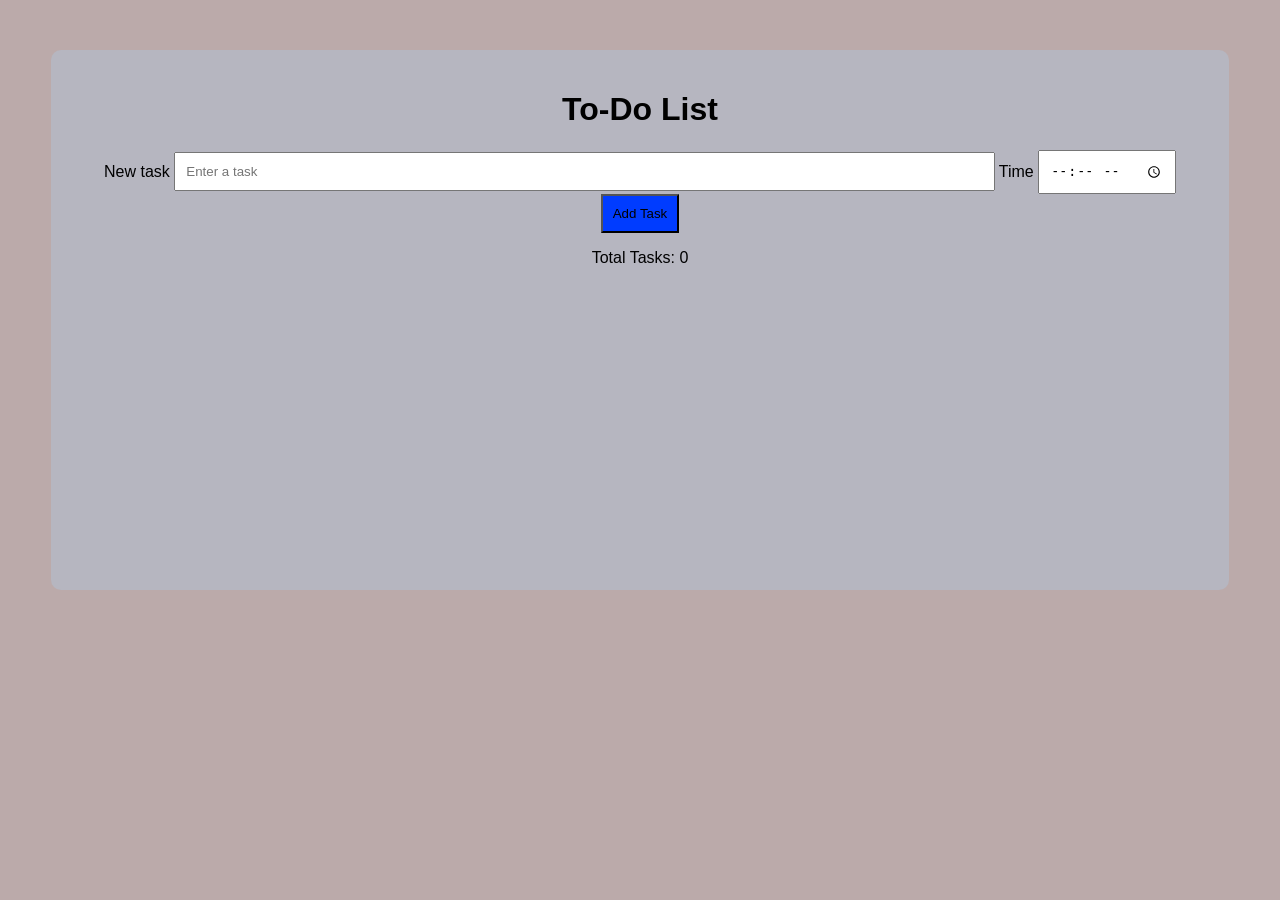
<file: javascript class/index.html>
<!DOCTYPE html>
<html lang="en">
<head>
    <meta charset="UTF-8">
    <meta name="viewport" content="width=device-width, initial-scale=1">
    <title>To-Do List App</title>
    <link rel="stylesheet" href="style.css">
</head>
<body>

    <div class="container">
        <h1>To-Do List</h1>

        <label for="taskInput">New task</label>
        <input type="text" id="taskInput" placeholder="Enter a task" aria-label="Task input">
        <label for="taskTime">Time</label>
        <input type="time" id="taskTime">

        <button type="button" id="addBtn">Add Task</button>

        <p>Total Tasks: <span id="taskCount" aria-live="polite">0</span></p>

        <ul id="taskList"></ul>
    </div>  

    <script src="script.js"></script>
</body>
</html>
</file>
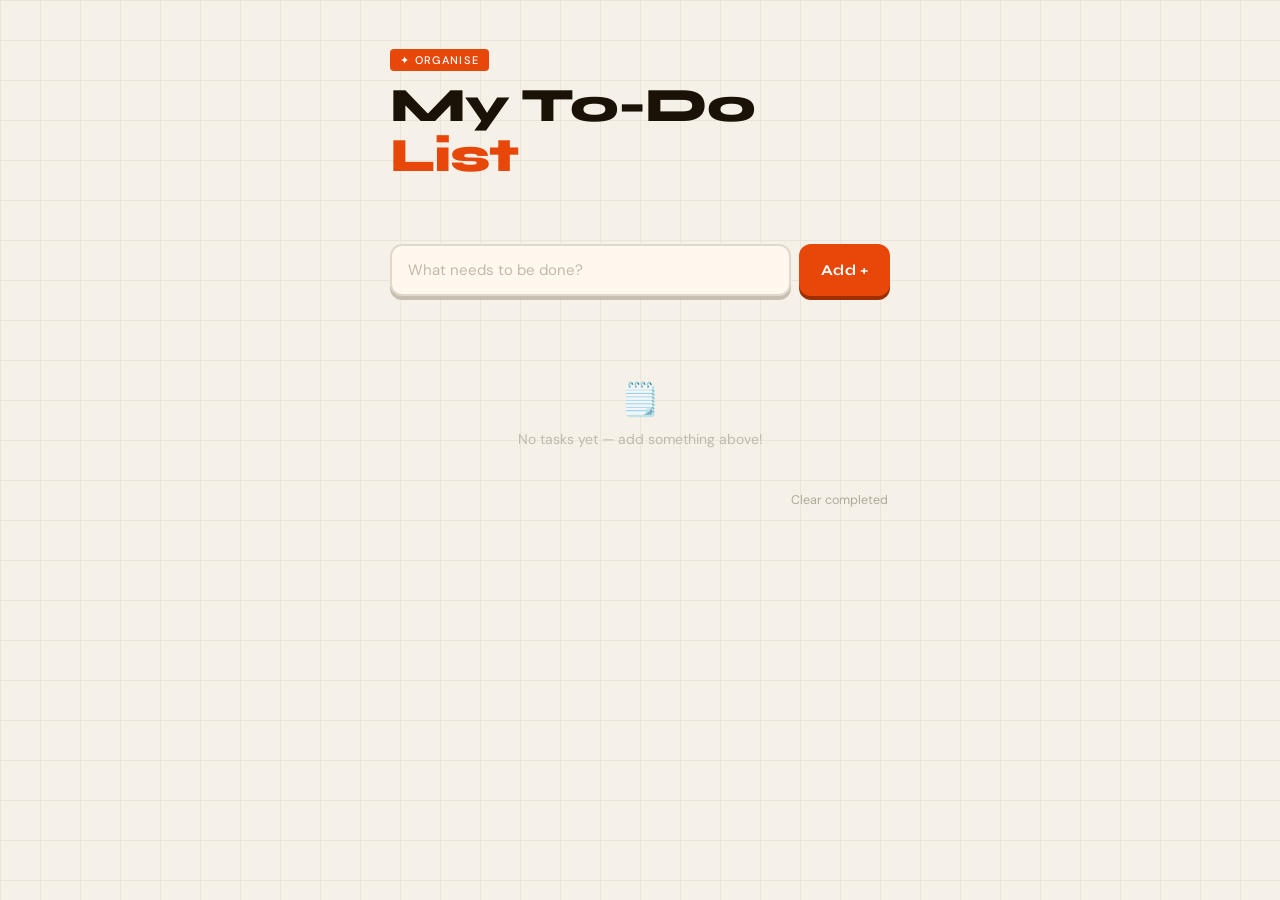
<file: todo.html>
<!DOCTYPE html>
<html lang="en">
<head>
  <meta charset="UTF-8" />
  <meta name="viewport" content="width=device-width, initial-scale=1.0"/>
  <title>My To-Do List</title>
  <link href="https://fonts.googleapis.com/css2?family=Syne:wght@700;800&family=DM+Sans:wght@400;500&display=swap" rel="stylesheet"/>
  <style>
    *, *::before, *::after { box-sizing: border-box; margin: 0; padding: 0; }

    :root {
      --bg: #f5f0e8;
      --card: #fff8ee;
      --ink: #1a1206;
      --accent: #e8470a;
      --accent2: #f5b400;
      --done: #b0a898;
      --border: #e0d8cc;
      --shadow: 0 4px 0 #c8bfb0;
      --radius: 12px;
    }

    body {
      background: var(--bg);
      min-height: 100vh;
      display: flex;
      align-items: flex-start;
      justify-content: center;
      padding: 48px 16px 80px;
      font-family: 'DM Sans', sans-serif;
      color: var(--ink);
    }

    /* Subtle grid background */
    body::before {
      content: '';
      position: fixed;
      inset: 0;
      background-image:
        linear-gradient(var(--border) 1px, transparent 1px),
        linear-gradient(90deg, var(--border) 1px, transparent 1px);
      background-size: 40px 40px;
      opacity: 0.5;
      pointer-events: none;
      z-index: 0;
    }

    .app {
      position: relative;
      z-index: 1;
      width: 100%;
      max-width: 500px;
    }

    /* ── Header ── */
    header {
      margin-bottom: 32px;
    }

    .tag {
      display: inline-block;
      background: var(--accent);
      color: #fff;
      font-family: 'DM Sans', sans-serif;
      font-size: 11px;
      font-weight: 500;
      letter-spacing: 0.12em;
      text-transform: uppercase;
      padding: 4px 10px;
      border-radius: 4px;
      margin-bottom: 10px;
    }

    h1 {
      font-family: 'Syne', sans-serif;
      font-size: clamp(2rem, 8vw, 3rem);
      font-weight: 800;
      line-height: 1.05;
      letter-spacing: -0.02em;
      color: var(--ink);
    }

    h1 span {
      color: var(--accent);
    }

    .counter-bar {
      margin-top: 10px;
      font-size: 13px;
      color: var(--done);
      font-weight: 500;
      letter-spacing: 0.02em;
      min-height: 20px;
      transition: color 0.2s;
    }

    .counter-bar strong {
      color: var(--accent);
    }

    /* ── Input area ── */
    .input-row {
      display: flex;
      gap: 8px;
      margin-bottom: 24px;
    }

    #task-input {
      flex: 1;
      padding: 14px 16px;
      font-family: 'DM Sans', sans-serif;
      font-size: 15px;
      color: var(--ink);
      background: var(--card);
      border: 2px solid var(--border);
      border-radius: var(--radius);
      outline: none;
      box-shadow: var(--shadow);
      transition: border-color 0.2s, box-shadow 0.2s;
    }

    #task-input::placeholder { color: #c0b8ac; }

    #task-input:focus {
      border-color: var(--accent2);
      box-shadow: 0 4px 0 #b08a00;
    }

    #add-btn {
      padding: 14px 22px;
      background: var(--accent);
      color: #fff;
      font-family: 'Syne', sans-serif;
      font-size: 15px;
      font-weight: 700;
      border: none;
      border-radius: var(--radius);
      cursor: pointer;
      box-shadow: 0 4px 0 #9e2f04;
      transition: transform 0.1s, box-shadow 0.1s, background 0.15s;
      white-space: nowrap;
      letter-spacing: 0.01em;
    }

    #add-btn:hover { background: #d03d06; }

    #add-btn:active {
      transform: translateY(3px);
      box-shadow: 0 1px 0 #9e2f04;
    }

    /* ── Error message ── */
    .error-msg {
      font-size: 12.5px;
      color: var(--accent);
      font-weight: 500;
      margin-top: -16px;
      margin-bottom: 16px;
      min-height: 18px;
      padding-left: 4px;
      letter-spacing: 0.01em;
      opacity: 0;
      transition: opacity 0.2s;
    }

    .error-msg.visible { opacity: 1; }

    /* ── Task list ── */
    #task-list {
      list-style: none;
      display: flex;
      flex-direction: column;
      gap: 10px;
    }

    .task-item {
      display: flex;
      align-items: center;
      gap: 12px;
      background: var(--card);
      border: 2px solid var(--border);
      border-radius: var(--radius);
      padding: 14px 14px 14px 16px;
      box-shadow: var(--shadow);
      animation: slideIn 0.22s cubic-bezier(0.34, 1.3, 0.64, 1) both;
      transition: opacity 0.2s, transform 0.2s;
    }

    @keyframes slideIn {
      from { opacity: 0; transform: translateY(-10px) scale(0.97); }
      to   { opacity: 1; transform: translateY(0) scale(1); }
    }

    .task-item.removing {
      opacity: 0;
      transform: translateX(20px) scale(0.96);
    }

    /* Checkbox-style toggle */
    .task-check {
      width: 22px;
      height: 22px;
      min-width: 22px;
      border: 2px solid var(--border);
      border-radius: 6px;
      background: var(--bg);
      cursor: pointer;
      display: flex;
      align-items: center;
      justify-content: center;
      font-size: 13px;
      transition: background 0.15s, border-color 0.15s;
    }

    .task-check:hover { border-color: var(--accent2); }

    .task-item.completed .task-check {
      background: var(--accent2);
      border-color: var(--accent2);
      color: #fff;
    }

    /* Task text */
    .task-text {
      flex: 1;
      font-size: 15px;
      cursor: pointer;
      line-height: 1.4;
      transition: color 0.2s, text-decoration 0.2s;
      word-break: break-word;
    }

    .task-item.completed .task-text {
      text-decoration: line-through;
      color: var(--done);
    }

    /* Delete button */
    .delete-btn {
      width: 28px;
      height: 28px;
      min-width: 28px;
      background: transparent;
      border: 2px solid var(--border);
      border-radius: 7px;
      color: #c0b0a4;
      font-size: 14px;
      cursor: pointer;
      display: flex;
      align-items: center;
      justify-content: center;
      transition: background 0.15s, border-color 0.15s, color 0.15s;
      line-height: 1;
    }

    .delete-btn:hover {
      background: #fdeae3;
      border-color: var(--accent);
      color: var(--accent);
    }

    /* ── Empty state ── */
    .empty-state {
      text-align: center;
      padding: 40px 0 20px;
      color: #c0b8ac;
      font-size: 14px;
      display: none;
    }

    .empty-state .emoji { font-size: 32px; display: block; margin-bottom: 10px; }

    #task-list:empty + .empty-state { display: block; }

    /* ── Footer ── */
    .clear-row {
      margin-top: 20px;
      display: flex;
      justify-content: flex-end;
    }

    .clear-btn {
      background: none;
      border: none;
      font-family: 'DM Sans', sans-serif;
      font-size: 12.5px;
      color: #b0a898;
      cursor: pointer;
      padding: 4px 2px;
      text-decoration: underline;
      text-decoration-color: transparent;
      transition: color 0.15s, text-decoration-color 0.15s;
    }

    .clear-btn:hover {
      color: var(--accent);
      text-decoration-color: var(--accent);
    }
  </style>
</head>
<body>
  <div class="app">
    <header>
      <div class="tag">✦ Organise</div>
      <h1>My To-Do <span>List</span></h1>
      <p class="counter-bar" id="counter"></p>
    </header>

    <div class="input-row">
      <input
        type="text"
        id="task-input"
        placeholder="What needs to be done?"
        autocomplete="off"
        maxlength="120"
      />
      <button id="add-btn">Add +</button>
    </div>
    <p class="error-msg" id="error-msg"></p>

    <ul id="task-list"></ul>
    <div class="empty-state">
      <span class="emoji">🗒️</span>
      No tasks yet — add something above!
    </div>

    <div class="clear-row">
      <button class="clear-btn" id="clear-done-btn">Clear completed</button>
    </div>
  </div>

  <script>
    // ── State ──────────────────────────────────────────
    let tasks = loadTasks();   // [{id, text, completed}]

    // ── DOM refs ───────────────────────────────────────
    const input       = document.getElementById('task-input');
    const addBtn      = document.getElementById('add-btn');
    const list        = document.getElementById('task-list');
    const counter     = document.getElementById('counter');
    const errorMsg    = document.getElementById('error-msg');
    const clearDoneBtn= document.getElementById('clear-done-btn');

    // ── Init ───────────────────────────────────────────
    render();

    // ── Event listeners ────────────────────────────────
    addBtn.addEventListener('click', handleAdd);

    input.addEventListener('keydown', e => {
      if (e.key === 'Enter') handleAdd();
    });

    clearDoneBtn.addEventListener('click', () => {
      tasks = tasks.filter(t => !t.completed);
      save();
      render();
    });

    // ── Core functions ─────────────────────────────────

    function handleAdd() {
      const text = input.value.trim();

      // Ignore empty inputs
      if (!text) {
        showError('Please enter a task first.');
        input.focus();
        return;
      }

      // Bonus: Prevent duplicates (case-insensitive)
      const duplicate = tasks.some(t => t.text.toLowerCase() === text.toLowerCase());
      if (duplicate) {
        showError('That task already exists!');
        input.select();
        return;
      }

      clearError();
      tasks.push({ id: Date.now(), text, completed: false });
      input.value = '';
      input.focus();
      save();
      render();
    }

    function deleteTask(id) {
      const li = document.querySelector(`[data-id="${id}"]`);
      if (li) {
        li.classList.add('removing');
        setTimeout(() => {
          tasks = tasks.filter(t => t.id !== id);
          save();
          render();
        }, 200);
      }
    }

    function toggleTask(id) {
      const task = tasks.find(t => t.id === id);
      if (task) {
        task.completed = !task.completed;
        save();
        render();
      }
    }

    // ── Render ─────────────────────────────────────────

    function render() {
      list.innerHTML = '';

      tasks.forEach(task => {
        const li = document.createElement('li');
        li.className = 'task-item' + (task.completed ? ' completed' : '');
        li.dataset.id = task.id;

        // Checkbox toggle
        const check = document.createElement('button');
        check.className = 'task-check';
        check.setAttribute('aria-label', task.completed ? 'Mark incomplete' : 'Mark complete');
        check.innerHTML = task.completed ? '✓' : '';
        check.addEventListener('click', () => toggleTask(task.id));

        // Task text
        const span = document.createElement('span');
        span.className = 'task-text';
        span.textContent = task.text;
        span.title = 'Click to toggle done';
        span.addEventListener('click', () => toggleTask(task.id));

        // Delete button
        const del = document.createElement('button');
        del.className = 'delete-btn';
        del.innerHTML = '✕';
        del.setAttribute('aria-label', 'Delete task');
        del.addEventListener('click', () => deleteTask(task.id));

        li.append(check, span, del);
        list.appendChild(li);
      });

      updateCounter();
    }

    function updateCounter() {
      const left = tasks.filter(t => !t.completed).length;
      const total = tasks.length;
      if (total === 0) {
        counter.innerHTML = '';
      } else {
        counter.innerHTML = `<strong>${left}</strong> task${left !== 1 ? 's' : ''} left · ${total} total`;
      }
    }

    // ── Error helpers ──────────────────────────────────

    function showError(msg) {
      errorMsg.textContent = msg;
      errorMsg.classList.add('visible');
      clearTimeout(showError._timer);
      showError._timer = setTimeout(clearError, 3000);
    }

    function clearError() {
      errorMsg.classList.remove('visible');
    }

    // ── LocalStorage ───────────────────────────────────

    function save() {
      localStorage.setItem('todo_tasks', JSON.stringify(tasks));
    }

    function loadTasks() {
      try {
        return JSON.parse(localStorage.getItem('todo_tasks')) || [];
      } catch {
        return [];
      }
    }
  </script>
</body>
</html>
</file>
<file: javascript class/style.css>
body {
    font-family: Arial, sans-serif;
    background-color: rgb(187, 170, 170);
    text-align: center;
}

.container {
    width: 90%;
    margin: 50px auto;
    background: rgb(182, 182, 192);
    padding: 20px;
    border-radius: 10px;
    height: 500px;

}

input {
    width: 70%;
    padding: 10px;
}

button {
    padding: 10px;
    cursor: pointer;
    background-color: rgb(0, 60, 255);
    border-radius: 0.5px;
}

ul {
    list-style: none;
    padding: 0;
}

li {
    margin: 10px 0;
    padding: 10px;
    background: rgb(177, 162, 162);
    color: rgb(0, 26, 255);
    display: flex;
    justify-content: space-between;
    align-items: center;
}

.completed {
    text-decoration: line-through;
    color: gray;
}

.delete-btn {
    background-color: rgb(1, 1, 255);
    color: white;
    border: none;
    padding: 5px 10px;
}
#taskTime {
    width: 10%;
}
</file>
